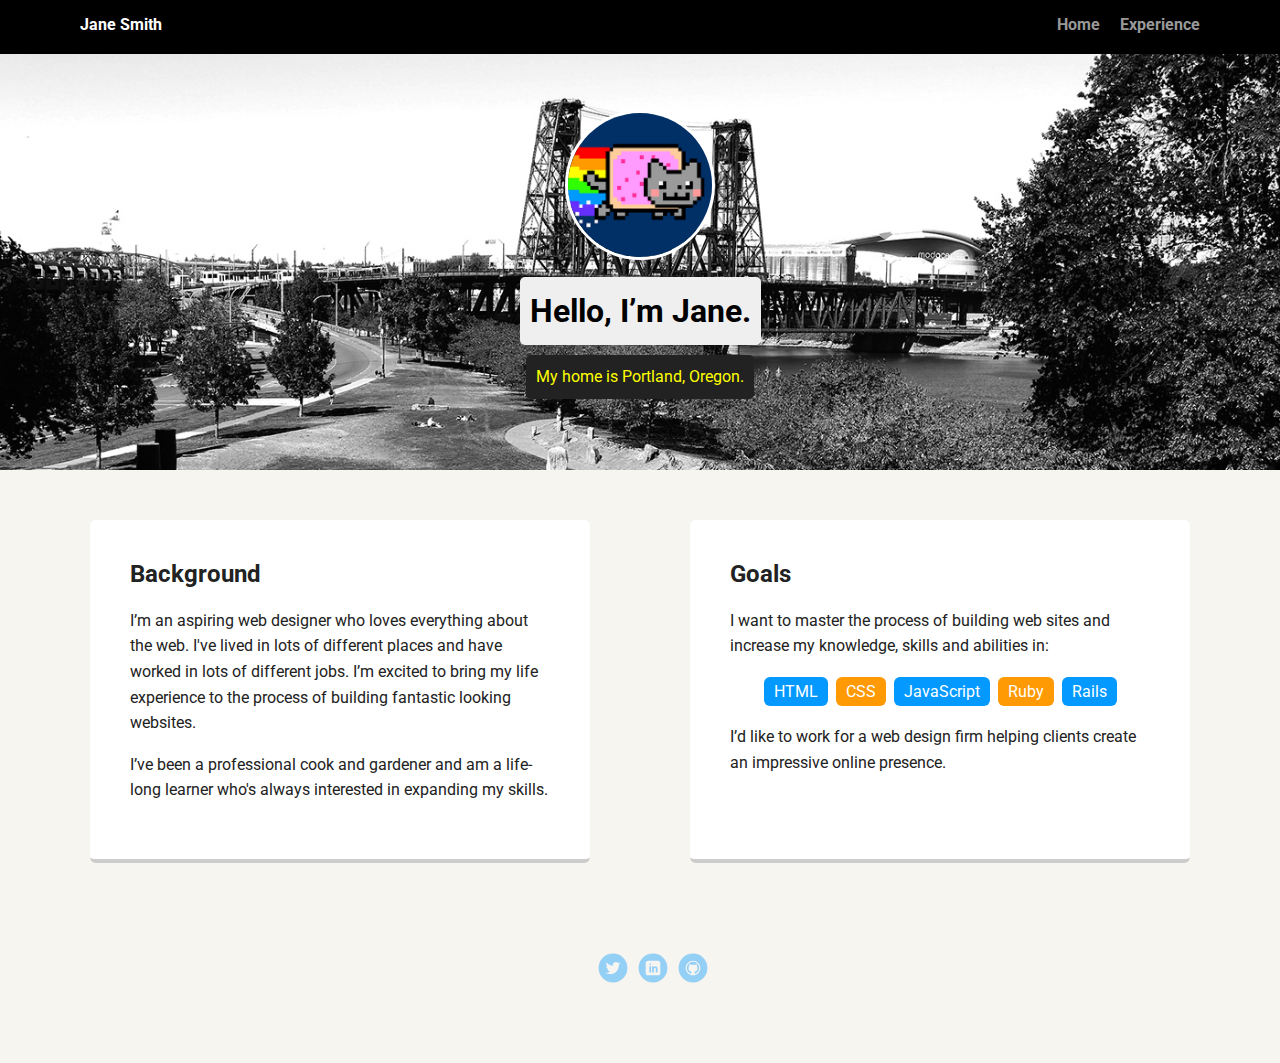
<file: index.html>
<!doctype html>
<html lang="en">
<head>
  <meta charset="utf-8">
  <title>Jane Smith's Profile</title>
  <meta name="viewport" content="width=device-width, initial-scale=1.0">
  <link rel="stylesheet" href="styles.css">
  <link href="https://fonts.googleapis.com/css?family=Muli%7CRoboto:400,300,500,700,900" rel="stylesheet"></head>
  <body>

    <div class="main-nav">
        <ul class="nav">
          <li class="name">Jane Smith</li>
          <li><a href="#">Home</a></li>
          <li><a href="#">Experience</a></li>
        </ul>
    </div>

    <header>
      <img src="images/me.png" alt="Drawing of Jane Smith" class="profile-image">
      <h1 class="tag name">Hello, I’m Jane.</h1>
      <p class="tag location">My home is Portland, Oregon.</p>
    </header>

    <main class="flex">
      <div class="card">
        <h2>Background</h2>
        <p>I’m an aspiring web designer who loves everything about the web. I've lived in lots of different places and have worked in lots of different jobs. I’m excited to bring my life experience to the process of building fantastic looking websites.</p>
        <p>I’ve been a professional cook and gardener and am a life-long learner who's always interested in expanding my skills.</p>
      </div> 

      <div class="card">
        <h2>Goals</h2>
        <p>I want to master the process of building web sites and increase my knowledge, skills and abilities in:</p>
        <ul class="skills">
          <li>HTML</li>
          <li>CSS</li>
          <li>JavaScript</li>
          <li>Ruby</li>
          <li>Rails</li>
        </ul>
        <p>I’d like to work for a web design firm helping clients create an impressive online presence.</p>
      </div> 

    </main>
    <footer>
      <ul>
        <li><a href="#" class="social twitter">Twitter</a></li>
        <li><a href="#" class="social linkedin">LinkedIn</a></li>
        <li><a href="#" class="social github">Github</a></li>
      </ul>

    </footer>
  </body>
  </html>
</file>
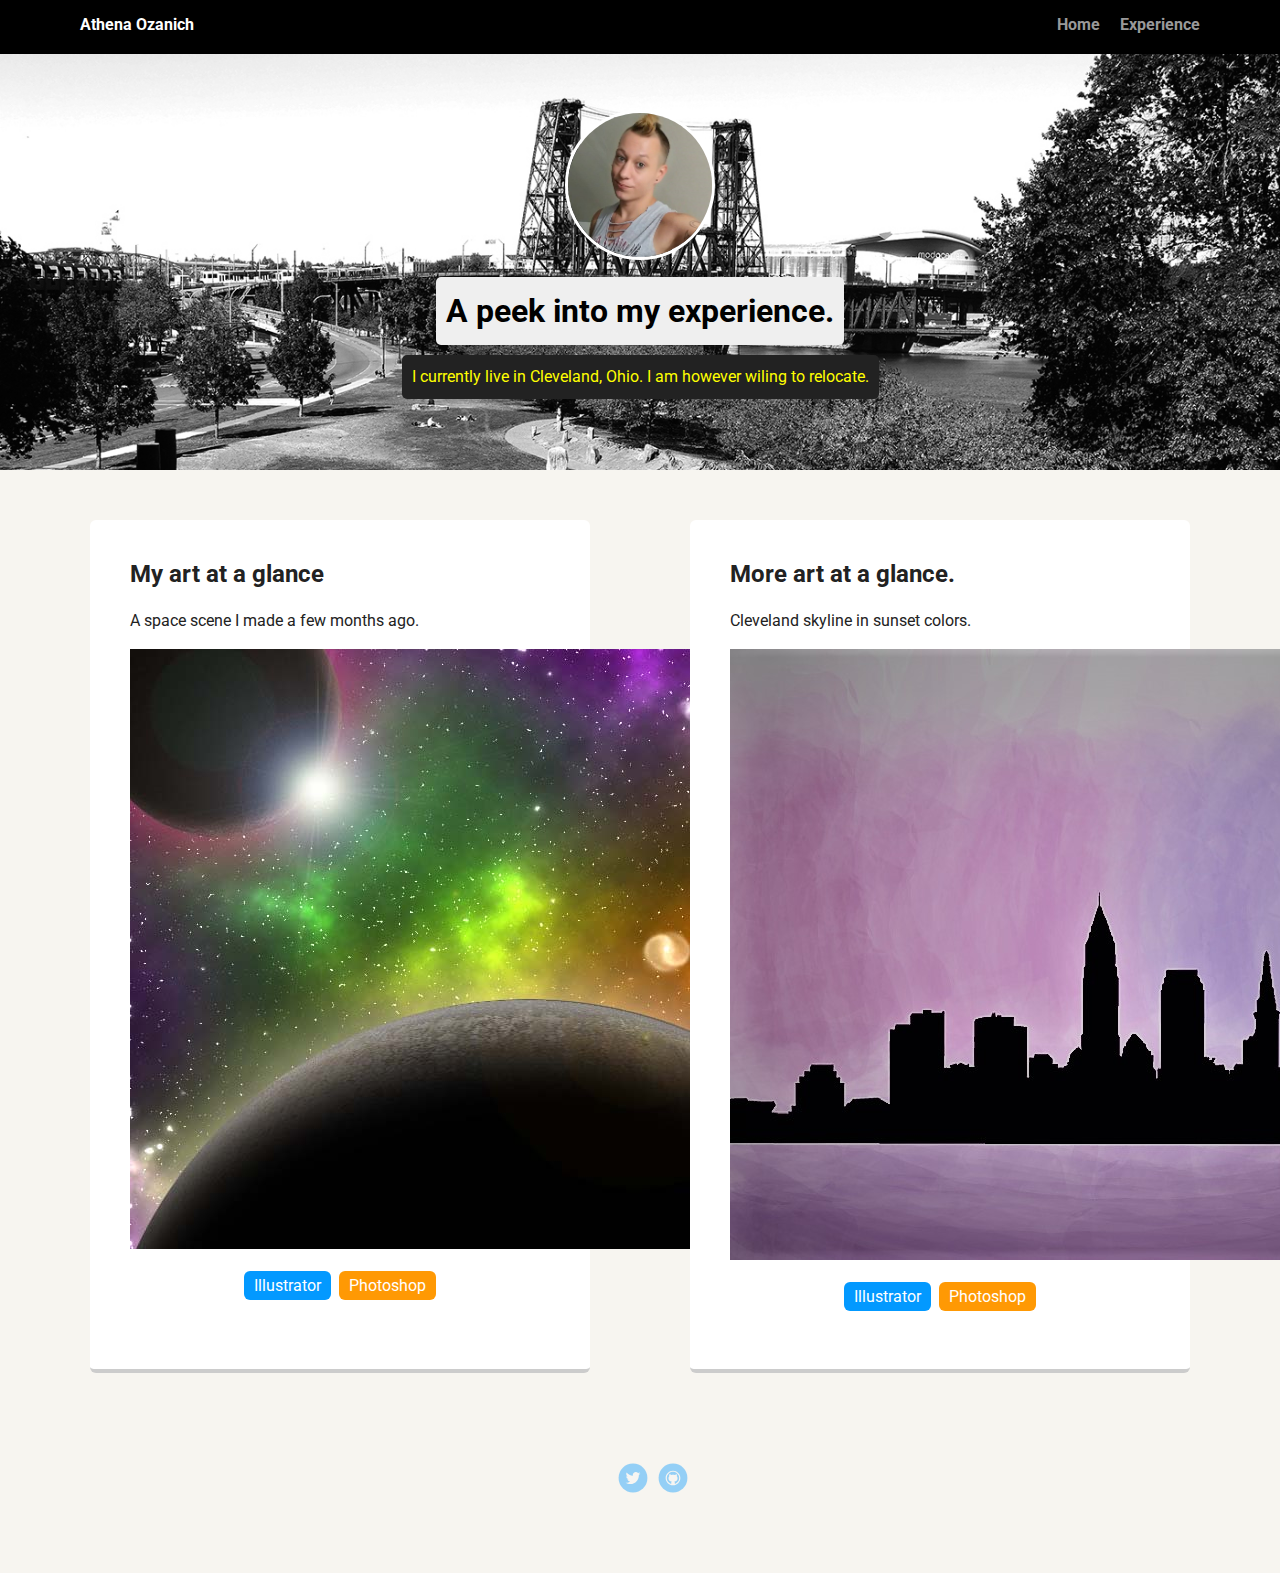
<file: experience.html>
<!doctype html>
<html lang="en">
<head>
  <meta charset="utf-8">
  <title>Athena Ozanich's Portfolio</title>
  <meta name="viewport" content="width=device-width, initial-scale=1.0">
  <link rel="stylesheet" href="styles.css">
  <link href="https://fonts.googleapis.com/css?family=Muli%7CRoboto:400,300,500,700,900" rel="stylesheet"></head>
  <body>

    <div class="main-nav">
        <ul class="nav">
          <li class="name">Athena Ozanich</li>
          <li><a href="index.html">Home</a></li>
          <li><a href="experience.html">Experience</a></li>
        </ul>
    </div>

    <header>
      <img src="images/me.jpg" alt="A glance at me!" class="profile-image">
      <h1 class="tag name">A peek into my experience.</h1>
      <p class="tag location">I currently live in Cleveland, Ohio. I am however wiling to relocate.</p>
    </header>
  
    <main class="flex">
      <div class="card">
        <h2>My art at a glance</h2>
        <p>A space scene I made a few months ago.</p>
        <img src="images/Space-scene0002.jpg" alt="Some art" class="thumbnail">
        <ul class="skills">
          <li>Illustrator</li>
          <li>Photoshop</li>
        </ul>
      </div> 

      <div class="card">
        <h2>More art at a glance.</h2>
        <p>Cleveland skyline in sunset colors.</p>
        <img src="images/ClevelandSkyline.jpg" alt="Some more art" class="thumbnail">
        <ul class="skills">
          <li>Illustrator</li>
          <li>Photoshop</li>
        </ul> 
      </div> 

    </main>
    <footer>
      <ul>
        <li><a href="https://twitter.com/AthenaOneFight?lang=en" class="social twitter">Twitter</a></li>
        
        <li><a href="https://github.com/athenaozanich" class="social github">Github</a></li>
      </ul>

    </footer>
  </body>
  </html>
</file>
<file: styles.css>
/* Global Layout Set-up */
* { 
  box-sizing: border-box;
}
  
body {
  margin: 0;
  padding: 0;
  text-align: center;
  font-family: 'Roboto', sans-serif;
  color: #222;
  background: #f7f5f0;
}
/* Link Styles */

a {
  text-decoration: none;
  color: #999;
}
a:hover {
  color: #6633ff;
}

/* Section Styles */

.main-nav {
  width: 100%;
  background: black;
  min-height: 30px;
  padding: 10px;
  position: fixed;
  text-align: center;
}
.nav {
  display: flex;
  justify-content: space-around;
  font-weight: 700;
  list-style-type: none;
  margin: 0 auto;
  padding: 0;
}

.nav .name {
    display: block;
    margin-right: auto;
    color: white;
}
.nav li {
  padding: 5px 10px 10px 10px;
}
.nav a {
  transition: all .5s;
}
.nav a:hover {
  color: white
}

header {
  text-align: center;
  background: url('images/portland.jpg') no-repeat top center ;
  background-size: cover;
  overflow: hidden;
  padding-top: 60px;
}
header {
  line-height: 1.5;
}
header .profile-image {
  margin-top: 50px;
  width: 150px;
  height: 150px;
  border-radius: 50%;
  border: 3px solid white;
  transition: all .5s;
}
header .profile-image:hover {
  transform: scale(1.2) rotate(5deg);
}
.tag {
  background-color: #efefef;
  color: black;
  padding: 10px;
  border-radius: 5px;
  display: table;
  margin: 10px auto;
} 
.location {
  background-color: #222;
  color: yellow;
}
.card {
  margin: 30px;
  padding: 20px 40px 40px;
  max-width: 500px;
  text-align: left;
  background: #fff;
  border-bottom: 4px solid #ccc;
  border-radius: 6px;
  transition: all .5s;
}
.card:hover {
  border-color: #ff99ff;
}

ul.skills {
  padding: 0;
  text-align: center;
}

.skills li {
  border-radius: 6px;
  display: inline-block;
  background: #ff9904;
  color: white;
  padding: 5px 10px;
  margin: 2px;
}

.skills li:nth-child(odd) {
  background: #0399ff;
}

footer {
  width: 100%;
  min-height: 30px;
  padding: 20px 0 40px 20px;
}

footer .copyright {
  top: -8px;
  font-size: .75em;
}

footer ul {
  list-style-type: none;
  margin: 0;
  padding: 0;
}

footer ul li {
  display: inline-block;
}

a.social {
  display: inline-block;
  text-indent: -9999px;
  margin-left: 5px;
  width: 30px;
  height: 30px;
  background-size: 30px 30px;
  opacity: .4;
  transition: all .5s;
}
a.twitter {
  background-image: url(images/twitter.svg);
}
a.linkedin {
  background-image: url(images/linkedin.svg);
}
a.github {
  background-image: url(images/github.svg);
}
a.social:hover {
  opacity: 1;
}
.clearfix {
  clear: both;
}

/* Styles for larger screens */
@media screen and (min-width: 720px) {
  
  .flex {
      display: -ms-flexbox;      /* TWEENER - IE 10 */
      display: flex; 
      max-width: 1200px;
      -ms-flex-pack: distribute;
      justify-content: space-around;
      margin: 0 auto;
  }

  header {
    min-height: 470px;
  }

  .nav {
    max-width: 1200px;
    padding: 0 30px;
  }


  main {
    padding-top: 20px;
  }

  main p {
    line-height: 1.6em;
  }

  footer {
    font-size: 1.3em;
    max-width: 1200px;
    margin: 40px auto;
  }

}
</file>
